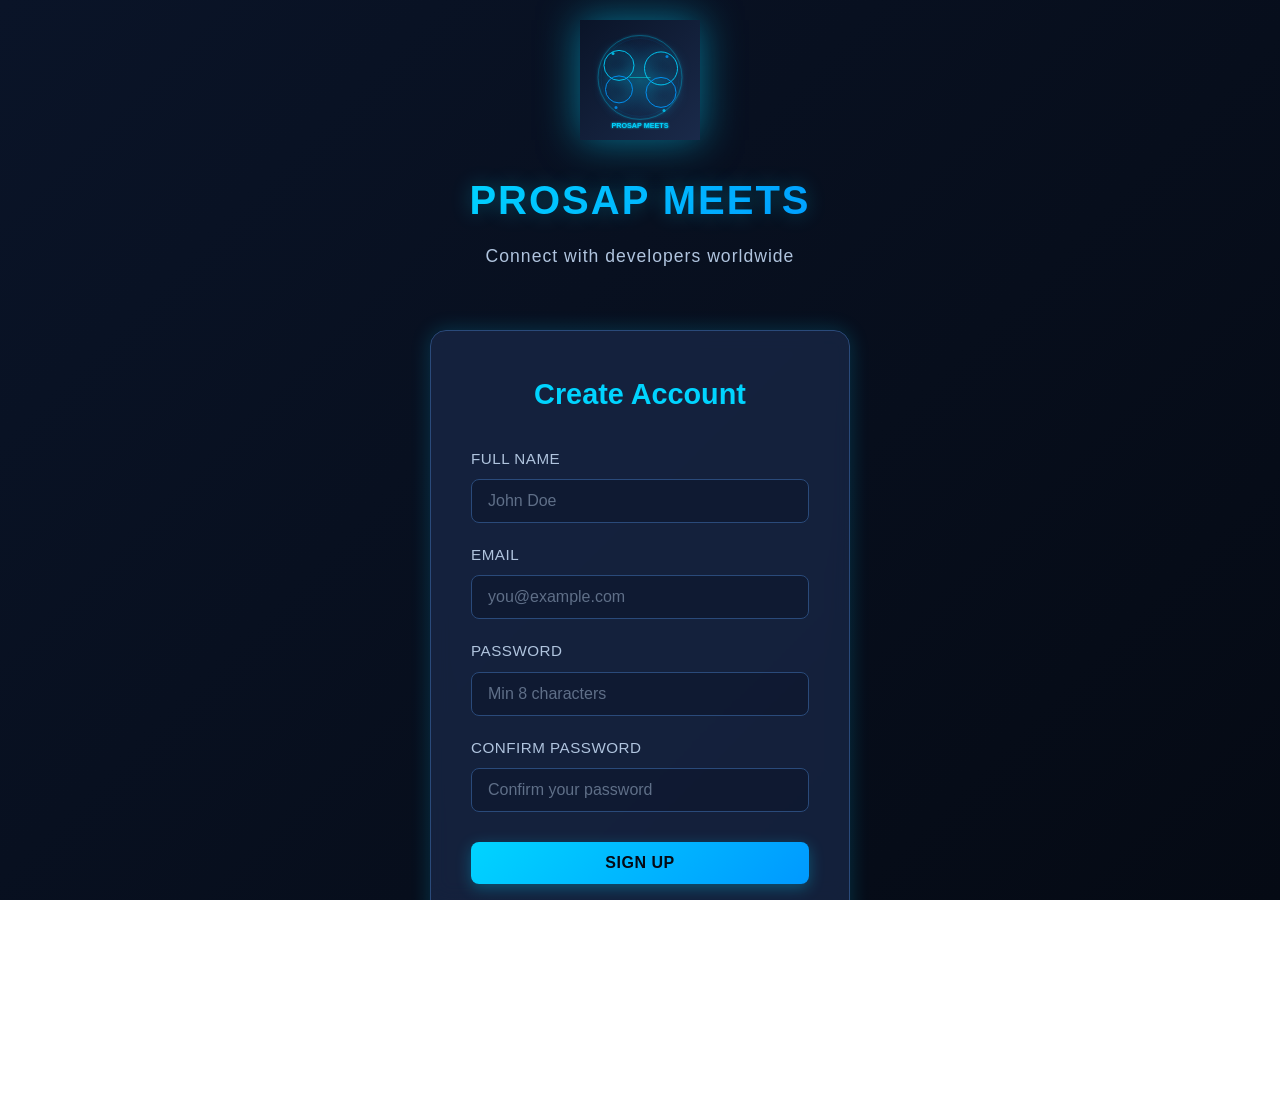
<file: index.html>
<!DOCTYPE html>
<html lang="en">
<head>
    <meta charset="UTF-8">
    <meta name="viewport" content="width=device-width, initial-scale=1.0">
    <title>Prosap Meets - Developer Chat Platform</title>
    <link rel="stylesheet" href="styles.css">
</head>
<body>
    <div class="container">
        <!-- Logo Section -->
        <div class="logo-section">
            <img src="logo.svg" alt="Prosap Meets Logo" class="logo">
            <h1 class="brand-name">PROSAP MEETS</h1>
            <p class="tagline">Connect with developers worldwide</p>
        </div>

        <!-- Auth Forms Container -->
        <div class="auth-container">
            <!-- Sign Up Form -->
            <div class="form-wrapper active" id="signup-form">
                <h2>Create Account</h2>
                <form class="auth-form">
                    <div class="form-group">
                        <label for="signup-name">Full Name</label>
                        <input type="text" id="signup-name" placeholder="John Doe" required>
                    </div>

                    <div class="form-group">
                        <label for="signup-email">Email</label>
                        <input type="email" id="signup-email" placeholder="you@example.com" required>
                    </div>

                    <div class="form-group">
                        <label for="signup-password">Password</label>
                        <input type="password" id="signup-password" placeholder="Min 8 characters" required>
                    </div>

                    <div class="form-group">
                        <label for="signup-confirm-password">Confirm Password</label>
                        <input type="password" id="signup-confirm-password" placeholder="Confirm your password" required>
                    </div>

                    <button type="submit" class="btn btn-primary">Sign Up</button>
                </form>

                <!-- Divider -->
                <div class="divider">
                    <span>Or continue with</span>
                </div>

                <!-- Google OAuth Button -->
                <button class="btn btn-google">
                    <svg class="google-icon" viewBox="0 0 24 24">
                        <path fill="currentColor" d="M22.56 12.25c0-.78-.07-1.53-.2-2.25H12v4.26h5.92c-.26 1.37-1.04 2.53-2.21 3.31v2.77h3.57c2.08-1.92 3.28-4.74 3.28-8.09z"/>
                        <path fill="currentColor" d="M12 23c2.97 0 5.46-.98 7.28-2.66l-3.57-2.77c-.98.66-2.23 1.06-3.71 1.06-2.86 0-5.29-1.93-6.16-4.53H2.18v2.84C3.99 20.53 7.7 23 12 23z"/>
                        <path fill="currentColor" d="M5.84 14.09c-.22-.66-.35-1.36-.35-2.09s.13-1.43.35-2.09V7.07H2.18C1.43 8.55 1 10.22 1 12s.43 3.45 1.18 4.93l2.85-2.22.81-.62z"/>
                        <path fill="currentColor" d="M12 5.38c1.62 0 3.06.56 4.21 1.64l3.15-3.15C17.45 2.09 14.97 1 12 1 7.7 1 3.99 3.47 2.18 7.07l3.66 2.84c.87-2.6 3.3-4.53 6.16-4.53z"/>
                    </svg>
                    Sign up with Google
                </button>

                <p class="form-footer">
                    Already have an account? <a href="#" class="toggle-form" data-form="login">Sign In</a>
                </p>
            </div>

            <!-- Login Form -->
            <div class="form-wrapper" id="login-form">
                <h2>Welcome Back</h2>
                <form class="auth-form">
                    <div class="form-group">
                        <label for="login-email">Email</label>
                        <input type="email" id="login-email" placeholder="you@example.com" required>
                    </div>

                    <div class="form-group">
                        <label for="login-password">Password</label>
                        <input type="password" id="login-password" placeholder="Enter your password" required>
                    </div>

                    <div class="form-options">
                        <label class="remember-me">
                            <input type="checkbox" id="remember-checkbox">
                            <span>Remember me</span>
                        </label>
                        <a href="#" class="forgot-password">Forgot password?</a>
                    </div>

                    <button type="submit" class="btn btn-primary">Sign In</button>
                </form>

                <!-- Divider -->
                <div class="divider">
                    <span>Or continue with</span>
                </div>

                <!-- Google OAuth Button -->
                <button class="btn btn-google">
                    <svg class="google-icon" viewBox="0 0 24 24">
                        <path fill="currentColor" d="M22.56 12.25c0-.78-.07-1.53-.2-2.25H12v4.26h5.92c-.26 1.37-1.04 2.53-2.21 3.31v2.77h3.57c2.08-1.92 3.28-4.74 3.28-8.09z"/>
                        <path fill="currentColor" d="M12 23c2.97 0 5.46-.98 7.28-2.66l-3.57-2.77c-.98.66-2.23 1.06-3.71 1.06-2.86 0-5.29-1.93-6.16-4.53H2.18v2.84C3.99 20.53 7.7 23 12 23z"/>
                        <path fill="currentColor" d="M5.84 14.09c-.22-.66-.35-1.36-.35-2.09s.13-1.43.35-2.09V7.07H2.18C1.43 8.55 1 10.22 1 12s.43 3.45 1.18 4.93l2.85-2.22.81-.62z"/>
                        <path fill="currentColor" d="M12 5.38c1.62 0 3.06.56 4.21 1.64l3.15-3.15C17.45 2.09 14.97 1 12 1 7.7 1 3.99 3.47 2.18 7.07l3.66 2.84c.87-2.6 3.3-4.53 6.16-4.53z"/>
                    </svg>
                    Sign in with Google
                </button>

                <p class="form-footer">
                    Don't have an account? <a href="#" class="toggle-form" data-form="signup">Sign Up</a>
                </p>
            </div>
        </div>
    </div>

    <script src="script.js"></script>
</body>
</html>
</file>
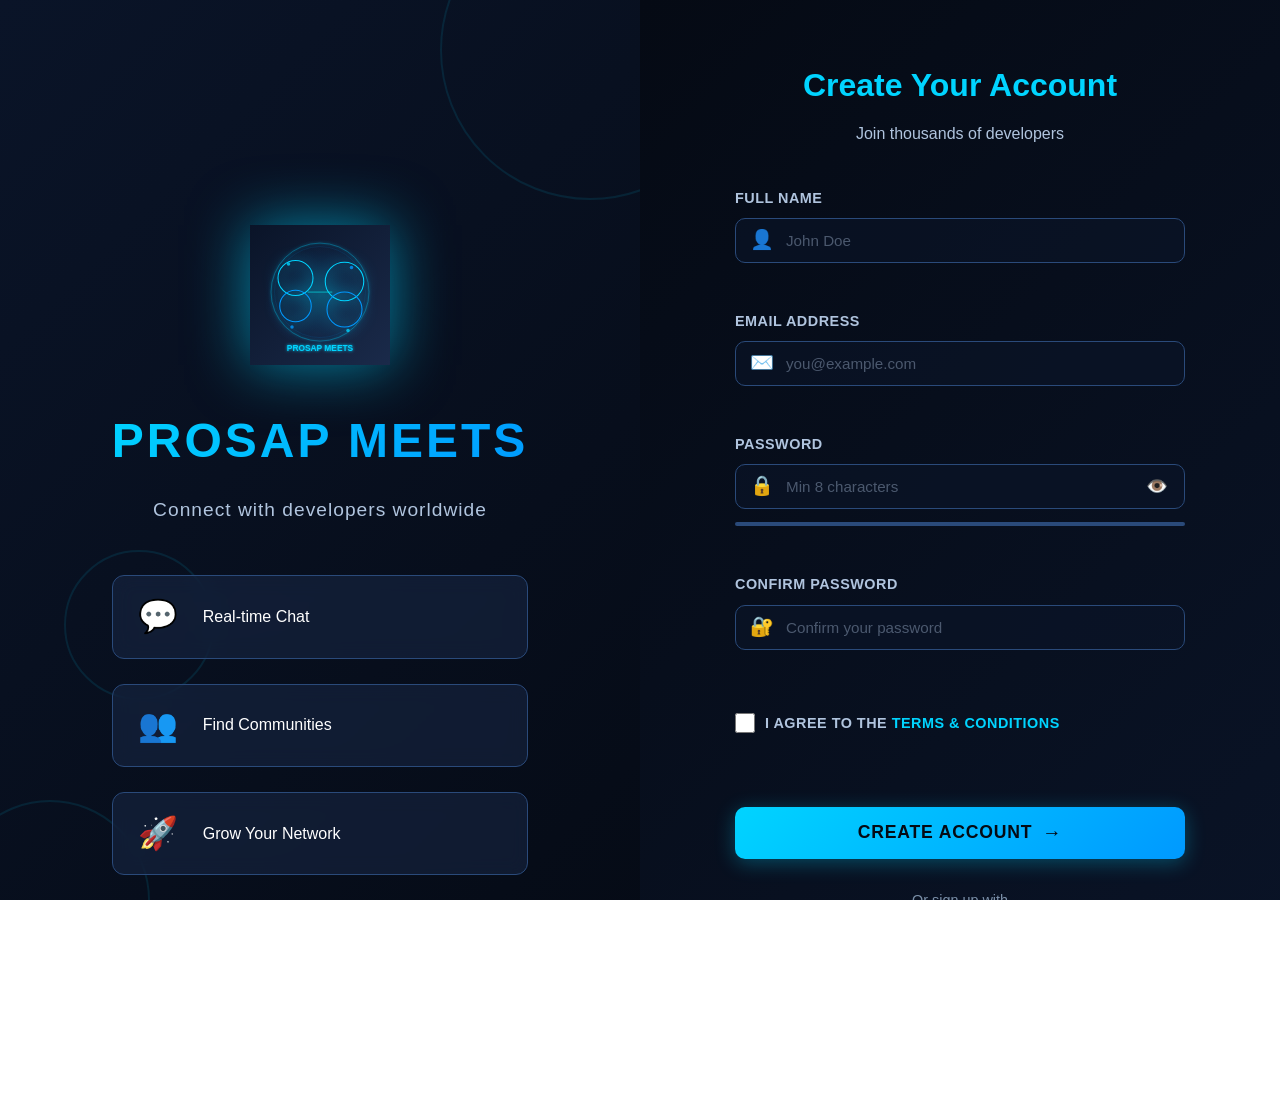
<file: signup.html>
<!DOCTYPE html>
<html lang="en">
<head>
    <meta charset="UTF-8">
    <meta name="viewport" content="width=device-width, initial-scale=1.0">
    <title>Prosap Meets - Sign Up</title>
    <link rel="stylesheet" href="signup.css">
</head>
<body>
    <div class="signup-container">
        <!-- Left Side - Background with Brand Info -->
        <div class="signup-left">
            <div class="brand-info">
                <img src="logo.svg" alt="Prosap Meets Logo" class="logo-large">
                <h1 class="brand-title">PROSAP MEETS</h1>
                <p class="brand-subtitle">Connect with developers worldwide</p>
                
                <div class="features-list">
                    <div class="feature-item">
                        <div class="feature-icon">💬</div>
                        <p>Real-time Chat</p>
                    </div>
                    <div class="feature-item">
                        <div class="feature-icon">👥</div>
                        <p>Find Communities</p>
                    </div>
                    <div class="feature-item">
                        <div class="feature-icon">🚀</div>
                        <p>Grow Your Network</p>
                    </div>
                </div>
            </div>

            <!-- Floating elements for visual appeal -->
            <div class="floating-element element-1"></div>
            <div class="floating-element element-2"></div>
            <div class="floating-element element-3"></div>
        </div>

        <!-- Right Side - Sign Up Form -->
        <div class="signup-right">
            <div class="form-container">
                <div class="form-header">
                    <h2>Create Your Account</h2>
                    <p>Join thousands of developers</p>
                </div>

                <form class="signup-form" id="signupForm">
                    <!-- Full Name -->
                    <div class="form-group">
                        <label for="fullName">Full Name</label>
                        <div class="input-wrapper">
                            <span class="input-icon">👤</span>
                            <input 
                                type="text" 
                                id="fullName" 
                                name="fullName"
                                placeholder="John Doe" 
                                required
                            >
                        </div>
                        <span class="error-message" id="fullNameError"></span>
                    </div>

                    <!-- Email -->
                    <div class="form-group">
                        <label for="email">Email Address</label>
                        <div class="input-wrapper">
                            <span class="input-icon">✉️</span>
                            <input 
                                type="email" 
                                id="email" 
                                name="email"
                                placeholder="you@example.com" 
                                required
                            >
                        </div>
                        <span class="error-message" id="emailError"></span>
                    </div>

                    <!-- Password -->
                    <div class="form-group">
                        <label for="password">Password</label>
                        <div class="input-wrapper">
                            <span class="input-icon">🔒</span>
                            <input 
                                type="password" 
                                id="password" 
                                name="password"
                                placeholder="Min 8 characters" 
                                required
                            >
                            <button type="button" class="toggle-password" id="togglePassword">
                                👁️
                            </button>
                        </div>
                        <span class="password-strength" id="strengthMeter"></span>
                        <span class="error-message" id="passwordError"></span>
                    </div>

                    <!-- Confirm Password -->
                    <div class="form-group">
                        <label for="confirmPassword">Confirm Password</label>
                        <div class="input-wrapper">
                            <span class="input-icon">🔐</span>
                            <input 
                                type="password" 
                                id="confirmPassword" 
                                name="confirmPassword"
                                placeholder="Confirm your password" 
                                required
                            >
                        </div>
                        <span class="error-message" id="confirmPasswordError"></span>
                    </div>

                    <!-- Terms & Conditions -->
                    <div class="form-group checkbox">
                        <label for="terms" class="checkbox-label">
                            <input type="checkbox" id="terms" name="terms" required>
                            <span>I agree to the <a href="#" class="link">Terms & Conditions</a></span>
                        </label>
                        <span class="error-message" id="termsError"></span>
                    </div>

                    <!-- Sign Up Button -->
                    <button type="submit" class="btn btn-primary btn-large">
                        <span>Create Account</span>
                        <span class="btn-arrow">→</span>
                    </button>
                </form>

                <!-- Divider -->
                <div class="divider">
                    <span>Or sign up with</span>
                </div>

                <!-- Social Sign Up -->
                <div class="social-signup">
                    <button type="button" class="btn-social btn-google" id="googleSignup">
                        <svg class="social-icon" viewBox="0 0 24 24">
                            <path fill="currentColor" d="M22.56 12.25c0-.78-.07-1.53-.2-2.25H12v4.26h5.92c-.26 1.37-1.04 2.53-2.21 3.31v2.77h3.57c2.08-1.92 3.28-4.74 3.28-8.09z"/>
                            <path fill="currentColor" d="M12 23c2.97 0 5.46-.98 7.28-2.66l-3.57-2.77c-.98.66-2.23 1.06-3.71 1.06-2.86 0-5.29-1.93-6.16-4.53H2.18v2.84C3.99 20.53 7.7 23 12 23z"/>
                            <path fill="currentColor" d="M5.84 14.09c-.22-.66-.35-1.36-.35-2.09s.13-1.43.35-2.09V7.07H2.18C1.43 8.55 1 10.22 1 12s.43 3.45 1.18 4.93l2.85-2.22.81-.62z"/>
                            <path fill="currentColor" d="M12 5.38c1.62 0 3.06.56 4.21 1.64l3.15-3.15C17.45 2.09 14.97 1 12 1 7.7 1 3.99 3.47 2.18 7.07l3.66 2.84c.87-2.6 3.3-4.53 6.16-4.53z"/>
                        </svg>
                        Google
                    </button>
                    <button type="button" class="btn-social btn-github" id="githubSignup">
                        <svg class="social-icon" viewBox="0 0 24 24">
                            <path fill="currentColor" d="M12 0c-6.626 0-12 5.373-12 12 0 5.302 3.438 9.8 8.207 11.387.599.111.793-.261.793-.577v-2.234c-3.338.726-4.033-1.416-4.033-1.416-.546-1.387-1.333-1.756-1.333-1.756-1.089-.745.083-.729.083-.729 1.205.084 1.839 1.237 1.839 1.237 1.07 1.834 2.807 1.304 3.492.997.107-.775.418-1.305.762-1.604-2.665-.305-5.467-1.334-5.467-5.931 0-1.311.469-2.381 1.236-3.221-.124-.303-.535-1.524.117-3.176 0 0 1.008-.322 3.301 1.23.957-.266 1.983-.399 3.003-.404 1.02.005 2.047.138 3.006.404 2.291-1.552 3.297-1.23 3.297-1.23.653 1.653.242 2.874.118 3.176.77.84 1.235 1.911 1.235 3.221 0 4.609-2.807 5.624-5.479 5.921.43.372.823 1.102.823 2.222v 3.293c0 .319.192.694.801.576 4.765-1.589 8.199-6.086 8.199-11.386 0-6.627-5.373-12-12-12z"/>
                        </svg>
                        GitHub
                    </button>
                </div>

                <!-- Login Link -->
                <p class="form-footer">
                    Already have an account? <a href="login.html" class="link">Sign In</a>
                </p>
            </div>
        </div>
    </div>

    <!-- Alert Container -->
    <div id="alertContainer"></div>

    <script src="signup.js"></script>
</body>
</html>
</file>
<file: styles.css>
/* CSS Variables */
:root {
    --primary-color: #00d4ff;
    --secondary-color: #0099ff;
    --dark-bg: #0a1428;
    --darker-bg: #050a14;
    --card-bg: #1a2a4a;
    --border-color: #2a4a7a;
    --text-primary: #ffffff;
    --text-secondary: #b0c4de;
    --success: #00d66a;
    --error: #ff4757;
    --shadow: 0 0 20px rgba(0, 212, 255, 0.2);
    --shadow-hover: 0 0 30px rgba(0, 212, 255, 0.4);
}

/* Reset & Global Styles */
* {
    margin: 0;
    padding: 0;
    box-sizing: border-box;
}

html, body {
    width: 100%;
    height: 100%;
    overflow-x: hidden;
}

body {
    font-family: 'Segoe UI', Tahoma, Geneva, Verdana, sans-serif;
    background: linear-gradient(135deg, var(--dark-bg) 0%, var(--darker-bg) 100%);
    color: var(--text-primary);
    line-height: 1.6;
}

/* Container & Layout */
.container {
    min-height: 100vh;
    display: flex;
    flex-direction: column;
    justify-content: center;
    align-items: center;
    padding: 20px;
    gap: 40px;
}

/* Logo Section */
.logo-section {
    text-align: center;
    margin-bottom: 20px;
    animation: fadeInDown 0.8s ease-out;
}

.logo {
    width: 120px;
    height: 120px;
    margin-bottom: 20px;
    filter: drop-shadow(0 0 20px rgba(0, 212, 255, 0.5));
    animation: float 3s ease-in-out infinite;
}

.brand-name {
    font-size: 2.5rem;
    font-weight: 800;
    background: linear-gradient(135deg, var(--primary-color), var(--secondary-color));
    -webkit-background-clip: text;
    -webkit-text-fill-color: transparent;
    background-clip: text;
    margin-bottom: 10px;
    letter-spacing: 2px;
    text-shadow: 0 0 20px rgba(0, 212, 255, 0.3);
}

.tagline {
    font-size: 1.1rem;
    color: var(--text-secondary);
    font-weight: 300;
    letter-spacing: 1px;
}

/* Auth Container */
.auth-container {
    width: 100%;
    max-width: 420px;
    position: relative;
}

/* Form Wrapper */
.form-wrapper {
    background: rgba(26, 42, 74, 0.7);
    border: 1px solid var(--border-color);
    border-radius: 16px;
    padding: 40px;
    backdrop-filter: blur(10px);
    box-shadow: var(--shadow);
    opacity: 0;
    pointer-events: none;
    transition: all 0.5s ease;
    position: absolute;
    width: 100%;
    top: 0;
    left: 0;
}

.form-wrapper.active {
    opacity: 1;
    pointer-events: all;
    position: relative;
    top: 0;
    left: 0;
}

.form-wrapper h2 {
    font-size: 1.8rem;
    margin-bottom: 30px;
    color: var(--primary-color);
    text-align: center;
}

/* Form Styling */
.auth-form {
    display: flex;
    flex-direction: column;
    gap: 20px;
}

.form-group {
    display: flex;
    flex-direction: column;
    gap: 8px;
}

.form-group label {
    font-size: 0.95rem;
    color: var(--text-secondary);
    font-weight: 500;
    text-transform: uppercase;
    letter-spacing: 0.5px;
}

.form-group input {
    padding: 12px 16px;
    border: 1px solid var(--border-color);
    border-radius: 8px;
    background: rgba(10, 20, 40, 0.5);
    color: var(--text-primary);
    font-size: 1rem;
    transition: all 0.3s ease;
    outline: none;
}

.form-group input:focus {
    border-color: var(--primary-color);
    background: rgba(10, 20, 40, 0.8);
    box-shadow: 0 0 10px rgba(0, 212, 255, 0.3);
}

.form-group input::placeholder {
    color: rgba(176, 196, 222, 0.5);
}

/* Buttons */
.btn {
    padding: 12px 16px;
    border: none;
    border-radius: 8px;
    font-size: 1rem;
    font-weight: 600;
    cursor: pointer;
    transition: all 0.3s ease;
    text-transform: uppercase;
    letter-spacing: 0.5px;
    outline: none;
}

.btn-primary {
    background: linear-gradient(135deg, var(--primary-color), var(--secondary-color));
    color: var(--darker-bg);
    width: 100%;
    margin-top: 10px;
    box-shadow: 0 4px 15px rgba(0, 212, 255, 0.3);
}

.btn-primary:hover {
    transform: translateY(-2px);
    box-shadow: var(--shadow-hover);
}

.btn-primary:active {
    transform: translateY(0);
}

.btn-google {
    width: 100%;
    background: rgba(255, 255, 255, 0.05);
    border: 1px solid var(--border-color);
    color: var(--text-primary);
    display: flex;
    align-items: center;
    justify-content: center;
    gap: 10px;
    margin-top: 15px;
}

.btn-google:hover {
    background: rgba(255, 255, 255, 0.1);
    border-color: var(--primary-color);
    box-shadow: 0 0 15px rgba(0, 212, 255, 0.2);
}

.google-icon {
    width: 20px;
    height: 20px;
}

/* Form Options */
.form-options {
    display: flex;
    justify-content: space-between;
    align-items: center;
    font-size: 0.9rem;
}

.remember-me {
    display: flex;
    align-items: center;
    gap: 8px;
    color: var(--text-secondary);
    cursor: pointer;
    user-select: none;
}

.remember-me input[type="checkbox"] {
    width: 18px;
    height: 18px;
    accent-color: var(--primary-color);
    cursor: pointer;
}

.forgot-password {
    color: var(--primary-color);
    text-decoration: none;
    transition: all 0.3s ease;
}

.forgot-password:hover {
    color: var(--secondary-color);
    text-decoration: underline;
}

/* Divider */
.divider {
    display: flex;
    align-items: center;
    gap: 15px;
    margin: 25px 0;
    color: var(--text-secondary);
    font-size: 0.9rem;
}

.divider::before,
.divider::after {
    content: '';
    flex: 1;
    height: 1px;
    background: linear-gradient(90deg, transparent, var(--border-color), transparent);
}

/* Form Footer */
.form-footer {
    text-align: center;
    color: var(--text-secondary);
    font-size: 0.95rem;
    margin-top: 20px;
}

.toggle-form {
    color: var(--primary-color);
    text-decoration: none;
    cursor: pointer;
    font-weight: 600;
    transition: all 0.3s ease;
}

.toggle-form:hover {
    color: var(--secondary-color);
    text-decoration: underline;
}

/* Animations */
@keyframes fadeInDown {
    from {
        opacity: 0;
        transform: translateY(-30px);
    }
    to {
        opacity: 1;
        transform: translateY(0);
    }
}

@keyframes float {
    0%, 100% {
        transform: translateY(0px);
    }
    50% {
        transform: translateY(-10px);
    }
}

@keyframes glow {
    0%, 100% {
        text-shadow: 0 0 10px rgba(0, 212, 255, 0.3);
    }
    50% {
        text-shadow: 0 0 20px rgba(0, 212, 255, 0.6);
    }
}

/* Responsive Design */
@media (max-width: 768px) {
    .container {
        gap: 30px;
    }

    .brand-name {
        font-size: 2rem;
    }

    .tagline {
        font-size: 1rem;
    }

    .form-wrapper {
        padding: 30px 20px;
    }

    .form-wrapper h2 {
        font-size: 1.5rem;
        margin-bottom: 20px;
    }

    .logo {
        width: 100px;
        height: 100px;
    }
}

@media (max-width: 480px) {
    .container {
        padding: 15px;
        gap: 20px;
    }

    .brand-name {
        font-size: 1.5rem;
        letter-spacing: 1px;
    }

    .tagline {
        font-size: 0.9rem;
    }

    .form-wrapper {
        padding: 25px 15px;
        max-width: 100%;
    }

    .form-wrapper h2 {
        font-size: 1.3rem;
        margin-bottom: 15px;
    }

    .form-group {
        gap: 6px;
    }

    .form-group input {
        padding: 10px 12px;
        font-size: 16px; /* Prevents zoom on iOS */
    }

    .logo {
        width: 80px;
        height: 80px;
    }

    .form-options {
        flex-direction: column;
        align-items: flex-start;
        gap: 12px;
    }
}
</file>
<file: signup.css>
/* CSS Variables */
:root {
    --primary-color: #00d4ff;
    --secondary-color: #0099ff;
    --tertiary-color: #00ffff;
    --dark-bg: #0a1428;
    --darker-bg: #050a14;
    --card-bg: #1a2a4a;
    --card-bg-light: #2a3a5a;
    --border-color: #2a4a7a;
    --border-color-light: #3a5a8a;
    --text-primary: #ffffff;
    --text-secondary: #b0c4de;
    --text-tertiary: #7a8fa8;
    --success: #00d66a;
    --error: #ff4757;
    --warning: #ffa502;
    --shadow: 0 0 20px rgba(0, 212, 255, 0.2);
    --shadow-hover: 0 0 30px rgba(0, 212, 255, 0.4);
    --shadow-lg: 0 10px 40px rgba(0, 0, 0, 0.4);
}

/* Reset & Global Styles */
* {
    margin: 0;
    padding: 0;
    box-sizing: border-box;
}

html, body {
    width: 100%;
    height: 100%;
    overflow-x: hidden;
}

body {
    font-family: 'Segoe UI', Tahoma, Geneva, Verdana, sans-serif;
    background: linear-gradient(135deg, var(--dark-bg) 0%, var(--darker-bg) 100%);
    color: var(--text-primary);
    line-height: 1.6;
}

/* Signup Container */
.signup-container {
    display: grid;
    grid-template-columns: 1fr 1fr;
    min-height: 100vh;
    overflow: hidden;
}

/* Left Side - Brand Section */
.signup-left {
    background: linear-gradient(135deg, var(--dark-bg) 0%, var(--darker-bg) 100%);
    padding: 60px 40px;
    display: flex;
    flex-direction: column;
    justify-content: center;
    align-items: center;
    position: relative;
    overflow: hidden;
}

.brand-info {
    text-align: center;
    z-index: 2;
    animation: fadeInLeft 0.8s ease-out;
}

.logo-large {
    width: 140px;
    height: 140px;
    margin-bottom: 30px;
    filter: drop-shadow(0 0 30px rgba(0, 212, 255, 0.6));
    animation: float 4s ease-in-out infinite;
}

.brand-title {
    font-size: 3rem;
    font-weight: 800;
    background: linear-gradient(135deg, var(--primary-color), var(--secondary-color));
    -webkit-background-clip: text;
    -webkit-text-fill-color: transparent;
    background-clip: text;
    margin-bottom: 15px;
    letter-spacing: 3px;
}

.brand-subtitle {
    font-size: 1.2rem;
    color: var(--text-secondary);
    margin-bottom: 50px;
    font-weight: 300;
    letter-spacing: 1px;
}

/* Features List */
.features-list {
    display: flex;
    flex-direction: column;
    gap: 25px;
    margin-top: 40px;
}

.feature-item {
    display: flex;
    align-items: center;
    gap: 20px;
    padding: 15px 20px;
    background: rgba(26, 42, 74, 0.5);
    border: 1px solid var(--border-color);
    border-radius: 12px;
    backdrop-filter: blur(10px);
    transition: all 0.3s ease;
    animation: slideInLeft 0.8s ease-out forwards;
}

.feature-item:nth-child(2) {
    animation-delay: 0.1s;
}

.feature-item:nth-child(3) {
    animation-delay: 0.2s;
}

.feature-item:hover {
    border-color: var(--primary-color);
    background: rgba(26, 42, 74, 0.8);
    box-shadow: var(--shadow);
    transform: translateX(10px);
}

.feature-icon {
    font-size: 2rem;
    min-width: 50px;
    text-align: center;
}

.feature-item p {
    font-size: 1rem;
    color: var(--text-primary);
    font-weight: 500;
}

/* Floating Elements */
.floating-element {
    position: absolute;
    border: 2px solid var(--primary-color);
    border-radius: 50%;
    opacity: 0.1;
    z-index: 1;
}

.element-1 {
    width: 300px;
    height: 300px;
    top: -100px;
    right: -100px;
    animation: float 8s ease-in-out infinite;
}

.element-2 {
    width: 200px;
    height: 200px;
    bottom: 100px;
    left: -50px;
    animation: float 10s ease-in-out infinite;
    animation-delay: -2s;
}

.element-3 {
    width: 150px;
    height: 150px;
    top: 50%;
    left: 10%;
    animation: float 6s ease-in-out infinite;
    animation-delay: -4s;
}

/* Right Side - Form Section */
.signup-right {
    background: linear-gradient(135deg, var(--darker-bg) 0%, var(--dark-bg) 100%);
    padding: 60px 50px;
    display: flex;
    flex-direction: column;
    justify-content: center;
    align-items: center;
    position: relative;
    overflow-y: auto;
}

.form-container {
    width: 100%;
    max-width: 450px;
    animation: fadeInRight 0.8s ease-out;
}

/* Form Header */
.form-header {
    margin-bottom: 40px;
    text-align: center;
}

.form-header h2 {
    font-size: 2rem;
    color: var(--primary-color);
    margin-bottom: 10px;
    font-weight: 700;
}

.form-header p {
    color: var(--text-secondary);
    font-size: 1rem;
}

/* Form Styling */
.signup-form {
    display: flex;
    flex-direction: column;
    gap: 20px;
}

.form-group {
    display: flex;
    flex-direction: column;
    gap: 8px;
}

.form-group label {
    font-size: 0.9rem;
    color: var(--text-secondary);
    font-weight: 600;
    text-transform: uppercase;
    letter-spacing: 0.5px;
}

/* Input Wrapper */
.input-wrapper {
    position: relative;
    display: flex;
    align-items: center;
}

.input-icon {
    position: absolute;
    left: 15px;
    font-size: 1.2rem;
    pointer-events: none;
    z-index: 2;
}

.input-wrapper input {
    width: 100%;
    padding: 13px 15px 13px 50px;
    border: 1.5px solid var(--border-color);
    border-radius: 10px;
    background: rgba(10, 20, 40, 0.6);
    color: var(--text-primary);
    font-size: 0.95rem;
    transition: all 0.3s ease;
    outline: none;
}

.input-wrapper input:focus {
    border-color: var(--primary-color);
    background: rgba(10, 20, 40, 0.9);
    box-shadow: 0 0 15px rgba(0, 212, 255, 0.2), inset 0 0 15px rgba(0, 212, 255, 0.05);
}

.input-wrapper input::placeholder {
    color: rgba(176, 196, 222, 0.4);
}

/* Toggle Password Button */
.toggle-password {
    position: absolute;
    right: 12px;
    background: none;
    border: none;
    cursor: pointer;
    font-size: 1.1rem;
    color: var(--text-secondary);
    padding: 5px;
    transition: all 0.3s ease;
    z-index: 3;
}

.toggle-password:hover {
    color: var(--primary-color);
    transform: scale(1.1);
}

/* Password Strength Meter */
.password-strength {
    display: inline-block;
    height: 4px;
    background: var(--border-color);
    border-radius: 2px;
    overflow: hidden;
    font-size: 0.8rem;
    color: var(--text-tertiary);
    margin-top: 5px;
}

.password-strength::after {
    content: '';
    display: block;
    height: 100%;
    width: 0%;
    background: var(--error);
    border-radius: 2px;
    transition: all 0.3s ease;
}

.password-strength.weak::after {
    width: 33%;
    background: var(--error);
}

.password-strength.medium::after {
    width: 66%;
    background: var(--warning);
}

.password-strength.strong::after {
    width: 100%;
    background: var(--success);
}

/* Error Messages */
.error-message {
    font-size: 0.8rem;
    color: var(--error);
    min-height: 1.2rem;
    display: block;
}

/* Checkbox */
.form-group.checkbox {
    margin: 15px 0;
}

.checkbox-label {
    display: flex;
    align-items: center;
    gap: 10px;
    color: var(--text-secondary);
    font-size: 0.9rem;
    font-weight: 400;
    text-transform: none;
    letter-spacing: normal;
    cursor: pointer;
    user-select: none;
}

.checkbox-label input[type="checkbox"] {
    width: 20px;
    height: 20px;
    accent-color: var(--primary-color);
    cursor: pointer;
    border: 1px solid var(--border-color);
    border-radius: 4px;
}

.checkbox-label input[type="checkbox"]:checked {
    background-color: var(--primary-color);
    border-color: var(--primary-color);
}

.checkbox-label .link {
    color: var(--primary-color);
    text-decoration: none;
    transition: all 0.3s ease;
}

.checkbox-label .link:hover {
    color: var(--secondary-color);
    text-decoration: underline;
}

/* Buttons */
.btn {
    padding: 13px 16px;
    border: none;
    border-radius: 10px;
    font-size: 1rem;
    font-weight: 600;
    cursor: pointer;
    transition: all 0.3s ease;
    text-transform: uppercase;
    letter-spacing: 0.8px;
    outline: none;
    display: flex;
    align-items: center;
    justify-content: center;
    gap: 10px;
}

.btn-primary {
    background: linear-gradient(135deg, var(--primary-color), var(--secondary-color));
    color: var(--darker-bg);
    width: 100%;
    margin-top: 10px;
    box-shadow: 0 4px 20px rgba(0, 212, 255, 0.3);
    font-size: 1.05rem;
    padding: 14px 20px;
    position: relative;
    overflow: hidden;
}

.btn-primary:hover {
    transform: translateY(-2px);
    box-shadow: var(--shadow-hover);
}

.btn-primary:active {
    transform: translateY(0);
}

.btn-arrow {
    font-size: 1.2rem;
    transition: transform 0.3s ease;
}

.btn-primary:hover .btn-arrow {
    transform: translateX(5px);
}

.btn-large {
    padding: 15px 24px;
    font-size: 1.1rem;
}

/* Divider */
.divider {
    display: flex;
    align-items: center;
    gap: 15px;
    margin: 30px 0;
    color: var(--text-tertiary);
    font-size: 0.9rem;
}

.divider::before,
.divider::after {
    content: '';
    flex: 1;
    height: 1px;
    background: linear-gradient(90deg, transparent, var(--border-color), transparent);
}

/* Social Sign Up */
.social-signup {
    display: grid;
    grid-template-columns: 1fr 1fr;
    gap: 12px;
    margin-bottom: 25px;
}

.btn-social {
    background: rgba(255, 255, 255, 0.05);
    border: 1.5px solid var(--border-color);
    color: var(--text-primary);
    padding: 12px 16px;
    font-size: 0.9rem;
    justify-content: center;
    transition: all 0.3s ease;
}

.btn-social:hover {
    border-color: var(--primary-color);
    background: rgba(0, 212, 255, 0.08);
    box-shadow: 0 0 15px rgba(0, 212, 255, 0.15);
    transform: translateY(-2px);
}

.social-icon {
    width: 20px;
    height: 20px;
}

.btn-google {
    color: #ffffff;
}

.btn-github {
    color: #ffffff;
}

/* Form Footer */
.form-footer {
    text-align: center;
    color: var(--text-secondary);
    font-size: 0.95rem;
    margin-top: 15px;
}

.link {
    color: var(--primary-color);
    text-decoration: none;
    transition: all 0.3s ease;
    font-weight: 600;
}

.link:hover {
    color: var(--secondary-color);
    text-decoration: underline;
}

/* Alert Container */
#alertContainer {
    position: fixed;
    top: 20px;
    right: 20px;
    z-index: 9999;
    display: flex;
    flex-direction: column;
    gap: 10px;
    max-width: 400px;
}

.alert {
    padding: 14px 20px;
    border-radius: 10px;
    font-weight: 500;
    animation: slideInRight 0.3s ease;
    box-shadow: var(--shadow-lg);
}

.alert-success {
    background: linear-gradient(135deg, var(--success), #00a84f);
    color: white;
}

.alert-error {
    background: linear-gradient(135deg, var(--error), #ff1744);
    color: white;
}

.alert-info {
    background: linear-gradient(135deg, var(--primary-color), var(--secondary-color));
    color: var(--darker-bg);
}

/* Animations */
@keyframes fadeInLeft {
    from {
        opacity: 0;
        transform: translateX(-30px);
    }
    to {
        opacity: 1;
        transform: translateX(0);
    }
}

@keyframes fadeInRight {
    from {
        opacity: 0;
        transform: translateX(30px);
    }
    to {
        opacity: 1;
        transform: translateX(0);
    }
}

@keyframes slideInLeft {
    from {
        opacity: 0;
        transform: translateX(-20px);
    }
    to {
        opacity: 1;
        transform: translateX(0);
    }
}

@keyframes slideInRight {
    from {
        opacity: 0;
        transform: translateX(20px);
    }
    to {
        opacity: 1;
        transform: translateX(0);
    }
}

@keyframes float {
    0%, 100% {
        transform: translateY(0px);
    }
    50% {
        transform: translateY(-10px);
    }
}

/* Responsive Design */
@media (max-width: 1024px) {
    .signup-container {
        grid-template-columns: 1fr;
    }

    .signup-left {
        padding: 40px 30px;
        min-height: 400px;
    }

    .logo-large {
        width: 100px;
        height: 100px;
    }

    .brand-title {
        font-size: 2rem;
    }

    .brand-subtitle {
        font-size: 1rem;
    }

    .features-list {
        gap: 15px;
    }

    .signup-right {
        padding: 40px 30px;
    }

    .form-container {
        max-width: 100%;
    }
}

@media (max-width: 768px) {
    .signup-container {
        grid-template-columns: 1fr;
        min-height: auto;
    }

    .signup-left {
        padding: 30px 20px;
        min-height: auto;
    }

    .brand-title {
        font-size: 1.8rem;
    }

    .brand-subtitle {
        font-size: 0.95rem;
        margin-bottom: 30px;
    }

    .features-list {
        gap: 12px;
    }

    .feature-item {
        padding: 12px 15px;
    }

    .feature-icon {
        font-size: 1.5rem;
        min-width: 40px;
    }

    .signup-right {
        padding: 30px 20px;
        border-top: 1px solid var(--border-color);
    }

    .form-container {
        max-width: 100%;
    }

    .form-header h2 {
        font-size: 1.5rem;
    }

    .form-header {
        margin-bottom: 30px;
    }

    #alertContainer {
        left: 20px;
        right: 20px;
        top: auto;
        bottom: 20px;
    }

    .alert {
        width: 100%;
    }
}

@media (max-width: 480px) {
    .signup-container {
        grid-template-columns: 1fr;
        min-height: 100vh;
    }

    .signup-left {
        padding: 30px 15px;
        min-height: 30vh;
    }

    .logo-large {
        width: 80px;
        height: 80px;
        margin-bottom: 15px;
    }

    .brand-title {
        font-size: 1.4rem;
        letter-spacing: 1px;
    }

    .brand-subtitle {
        font-size: 0.85rem;
        margin-bottom: 20px;
    }

    .features-list {
        gap: 10px;
        margin-top: 20px;
    }

    .feature-item {
        padding: 10px 12px;
    }

    .feature-item p {
        font-size: 0.9rem;
    }

    .element-1,
    .element-2,
    .element-3 {
        opacity: 0.05;
    }

    .signup-right {
        padding: 25px 15px;
    }

    .form-container {
        max-width: 100%;
    }

    .form-header h2 {
        font-size: 1.3rem;
        margin-bottom: 8px;
    }

    .form-header p {
        font-size: 0.9rem;
    }

    .form-header {
        margin-bottom: 25px;
    }

    .signup-form {
        gap: 18px;
    }

    .form-group label {
        font-size: 0.85rem;
    }

    .input-wrapper input {
        padding: 11px 12px 11px 45px;
        font-size: 16px; /* Prevents zoom on iOS */
    }

    .input-icon {
        left: 12px;
        font-size: 1rem;
    }

    .btn-primary {
        padding: 12px 16px;
        font-size: 0.95rem;
    }

    .social-signup {
        gap: 10px;
    }

    .btn-social {
        padding: 10px 12px;
        font-size: 0.85rem;
    }

    #alertContainer {
        left: 10px;
        right: 10px;
        bottom: 10px;
        top: auto;
        max-width: none;
    }
}
</file>
